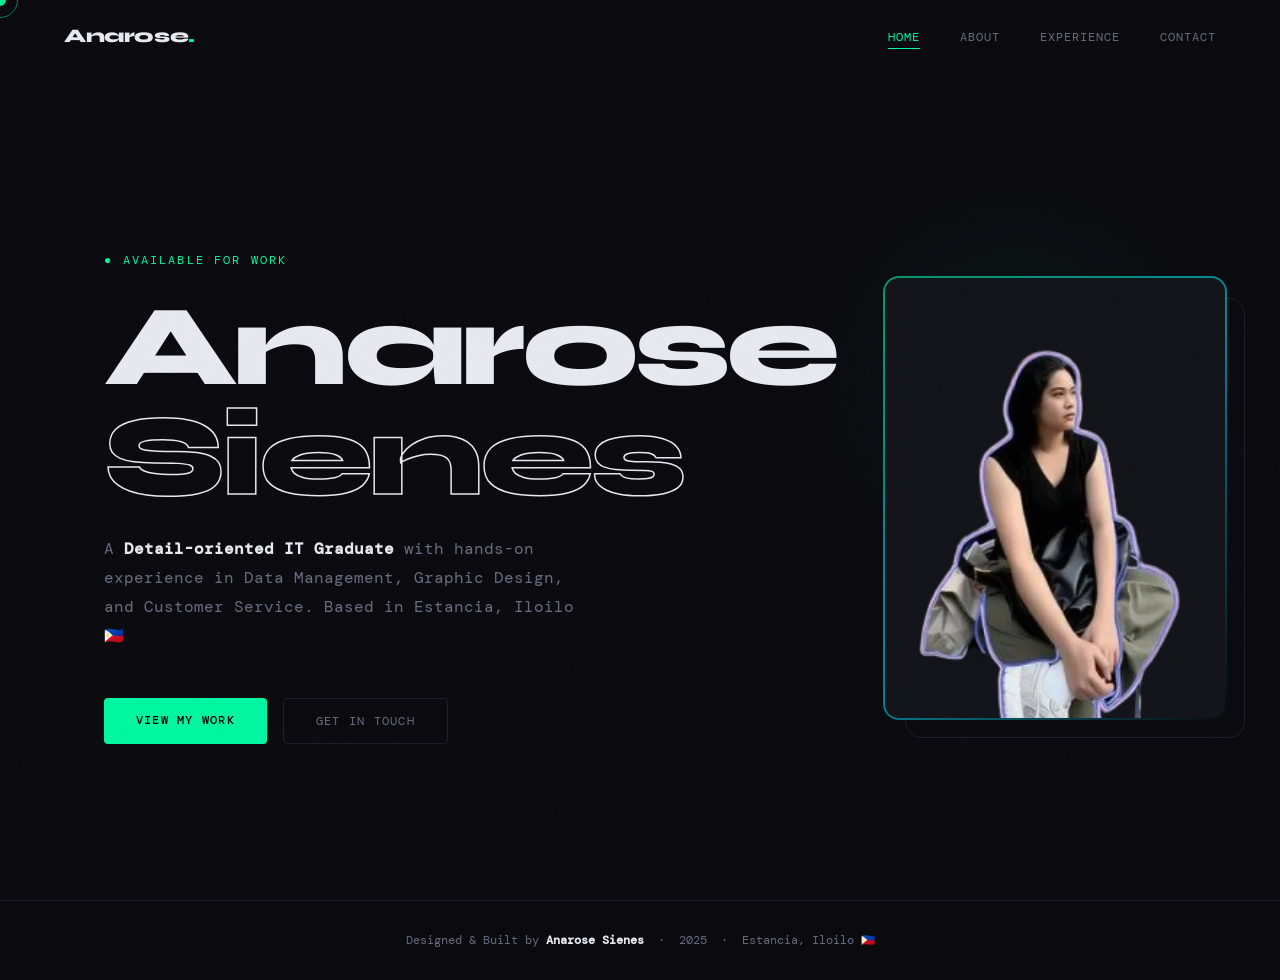
<file: index.html>
<!DOCTYPE html>
<html lang="en">
<head>
  <meta charset="UTF-8"/>
  <meta name="viewport" content="width=device-width, initial-scale=1.0"/>
  <title>Anarose Sienes — Home</title>
  <link href="https://fonts.googleapis.com/css2?family=Syne:wght@400;700;800&family=DM+Mono:ital,wght@0,300;0,400;1,300&display=swap" rel="stylesheet"/>
  <link rel="stylesheet" href="style.css"/>
  <style>
    /* ── HOME PAGE STYLES ── */

    #home {
      min-height: 100vh;
      display: flex;
      flex-direction: column;
      justify-content: center;
      padding-top: 6rem;
      position: relative;
      max-width: 100%;
    }

    .hero-inner {
      max-width: 1200px;
      margin: 0 auto;
      padding: 0 4rem;
      display: flex;
      align-items: center;
      justify-content: space-between;
      gap: 3rem;
    }
    .hero-text { flex: 1; }

    .hero-tag {
      font-family: var(--font-mono);
      font-size: 0.75rem;
      color: var(--accent);
      letter-spacing: 0.18em;
      text-transform: uppercase;
      margin-bottom: 1.5rem;
      opacity: 0;
      animation: fadeUp 0.7s 0.2s forwards;
    }

    .hero-name {
      font-size: clamp(3.5rem, 9vw, 8rem);
      font-weight: 800;
      line-height: 0.95;
      letter-spacing: -0.04em;
      margin-bottom: 1.5rem;
      opacity: 0;
      animation: fadeUp 0.7s 0.4s forwards;
    }
    .hero-name .line2 {
      -webkit-text-stroke: 1.5px var(--text);
      color: transparent;
    }

    .hero-desc {
      font-family: var(--font-mono);
      font-size: 1rem;
      color: var(--muted);
      max-width: 480px;
      line-height: 1.8;
      margin-bottom: 3rem;
      opacity: 0;
      animation: fadeUp 0.7s 0.6s forwards;
    }

    .hero-cta {
      display: flex;
      gap: 1rem;
      flex-wrap: wrap;
      opacity: 0;
      animation: fadeUp 0.7s 0.8s forwards;
    }

    /* Photo */
    .hero-photo-wrap {
      position: relative;
      flex-shrink: 0;
      width: 340px;
      opacity: 0;
      animation: fadeUp 0.9s 0.6s forwards;
    }
    .hero-photo-wrap::before {
      content: '';
      position: absolute;
      inset: -2px;
      border-radius: 16px;
      background: linear-gradient(135deg, var(--accent), var(--accent2), transparent);
      z-index: 0;
      opacity: 0.6;
    }
    .hero-photo-wrap::after {
      content: '';
      position: absolute;
      bottom: -20px; right: -20px;
      width: 100%; height: 100%;
      border: 1.5px solid var(--border);
      border-radius: 16px;
      z-index: -1;
    }
    .hero-photo {
      position: relative;
      z-index: 1;
      width: 100%;
      border-radius: 14px;
      display: block;
      object-fit: cover;
      object-position: top center;
      max-height: 440px;
      background: var(--surface);
    }

    /* Glow orb */
    .hero-glow {
      position: absolute;
      top: 20%; right: 5%;
      width: 400px; height: 400px;
      background: radial-gradient(circle, rgba(0,245,160,0.06) 0%, transparent 70%);
      pointer-events: none;
      animation: pulse 6s ease-in-out infinite;
    }

    @media (max-width: 900px) {
      .hero-inner {
        flex-direction: column-reverse;
        text-align: center;
        align-items: center;
      }
      .hero-photo-wrap { width: 220px; }
      .hero-cta { justify-content: center; }
      .hero-desc { margin: 0 auto 2rem; }
    }
    @media (max-width: 768px) {
      .hero-inner { padding: 0 1.5rem; }
      .hero-glow  { display: none; }
    }
  </style>
</head>
<body>

  <div class="cursor" id="cursor"></div>
  <div class="cursor-ring" id="cursorRing"></div>

  <!-- NAV -->
  <nav id="navbar">
    <a href="index.html" class="nav-logo">Anarose<span>.</span></a>
    <ul class="nav-links">
      <li><a href="index.html">Home</a></li>
      <li><a href="about.html">About</a></li>
      <li><a href="projects.html">Experience</a></li>
      <li><a href="contact.html">Contact</a></li>
    </ul>
  </nav>

  <!-- HERO -->
  <div id="home">
    <div class="hero-glow"></div>
    <div class="hero-inner">

      <!-- Text -->
      <div class="hero-text">
        <p class="hero-tag">&#9679; Available for work</p>
        <h1 class="hero-name">
          Anarose<br>
          <span class="line2">Sienes</span>
        </h1>
        <p class="hero-desc">
          A <strong style="color:var(--text)">Detail-oriented IT Graduate</strong> with hands-on experience in
          Data Management, Graphic Design, and Customer Service. Based in Estancia, Iloilo 🇵🇭
        </p>
        <div class="hero-cta">
          <a href="projects.html" class="btn btn-primary">View My Work</a>
          <a href="contact.html" class="btn btn-ghost">Get In Touch</a>
        </div>
      </div>

      <!-- Photo -->
      <div class="hero-photo-wrap">
        <img src="profile.png" alt="Anarose Sienes" class="hero-photo"/>
      </div>

    </div>
  </div>

  <!-- FOOTER -->
  <footer>
    <p>Designed &amp; Built by <strong style="color:var(--text)">Anarose Sienes</strong> &nbsp;·&nbsp; 2025 &nbsp;·&nbsp; Estancia, Iloilo 🇵🇭</p>
  </footer>

  <script src="main.js"></script>
</body>
</html>
</file>
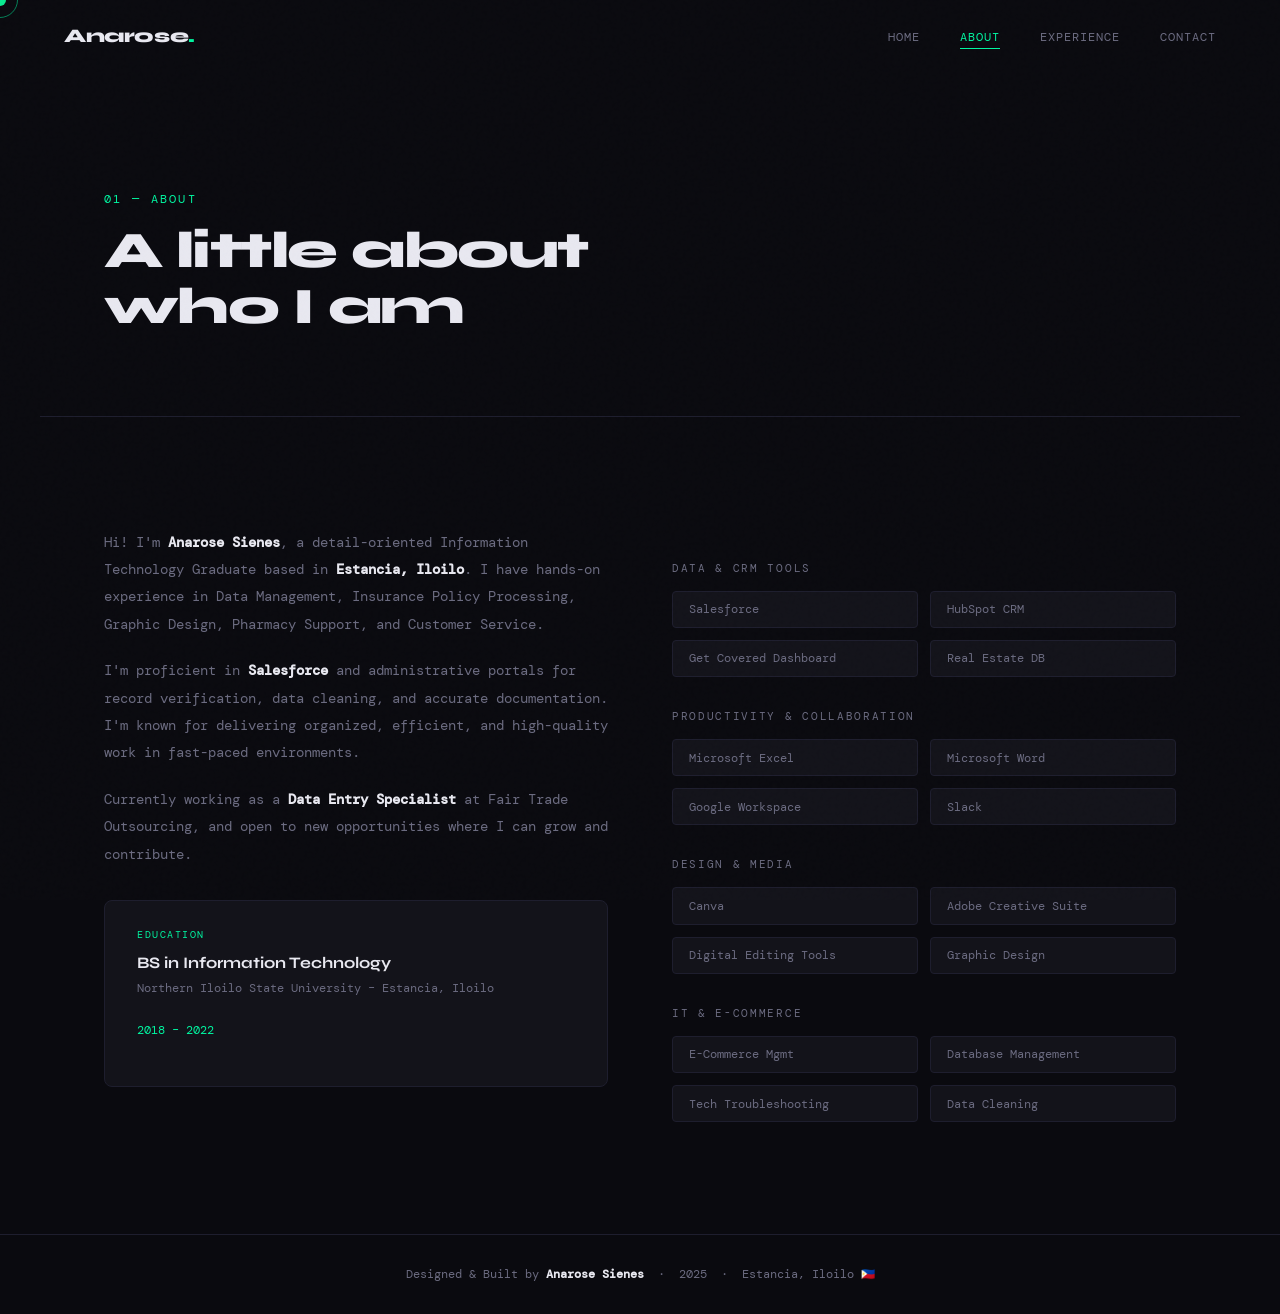
<file: about.html>
<!DOCTYPE html>
<html lang="en">
<head>
  <meta charset="UTF-8"/>
  <meta name="viewport" content="width=device-width, initial-scale=1.0"/>
  <title>Anarose Sienes — About</title>
  <link href="https://fonts.googleapis.com/css2?family=Syne:wght@400;700;800&family=DM+Mono:ital,wght@0,300;0,400;1,300&display=swap" rel="stylesheet"/>
  <link rel="stylesheet" href="style.css"/>
  <style>
    /* ── ABOUT PAGE STYLES ── */

    .about-hero {
      padding-top: 12rem;
      padding-bottom: 2rem;
      max-width: 1200px;
      margin: 0 auto;
      padding-left: 4rem;
      padding-right: 4rem;
    }

    .about-grid {
      display: grid;
      grid-template-columns: 1fr 1fr;
      gap: 4rem;
      align-items: start;
    }

    .about-text p {
      font-family: var(--font-mono);
      font-size: 0.9rem;
      color: var(--muted);
      line-height: 1.9;
      margin-bottom: 1.2rem;
    }
    .about-text p strong { color: var(--text); }

    /* Education card */
    .edu-card {
      background: var(--surface);
      border: 1px solid var(--border);
      border-radius: 8px;
      padding: 1.5rem 2rem;
      margin-top: 2rem;
    }
    .edu-card .edu-label {
      font-family: var(--font-mono);
      font-size: 0.65rem;
      color: var(--accent);
      letter-spacing: 0.15em;
      text-transform: uppercase;
      margin-bottom: 0.5rem;
    }
    .edu-card h3 {
      font-size: 1rem;
      font-weight: 700;
      margin-bottom: 0.3rem;
    }
    .edu-card p {
      font-family: var(--font-mono);
      font-size: 0.78rem;
      color: var(--muted);
    }

    /* Skills */
    .skills-label {
      font-family: var(--font-mono);
      font-size: 0.7rem;
      letter-spacing: 0.15em;
      text-transform: uppercase;
      color: var(--muted);
      margin-bottom: 1rem;
      margin-top: 2rem;
    }

    .skills-grid {
      display: grid;
      grid-template-columns: 1fr 1fr;
      gap: 0.75rem;
    }

    .skill-tag {
      background: var(--surface);
      border: 1px solid var(--border);
      border-radius: 4px;
      padding: 0.6rem 1rem;
      font-family: var(--font-mono);
      font-size: 0.75rem;
      color: var(--muted);
      transition: all 0.2s;
    }
    .skill-tag:hover { border-color: var(--accent); color: var(--accent); }

    @media (max-width: 768px) {
      .about-hero { padding: 8rem 1.5rem 2rem; }
      .about-grid { grid-template-columns: 1fr; gap: 2.5rem; }
    }
  </style>
</head>
<body>

  <div class="cursor" id="cursor"></div>
  <div class="cursor-ring" id="cursorRing"></div>

  <!-- NAV -->
  <nav id="navbar">
    <a href="index.html" class="nav-logo">Anarose<span>.</span></a>
    <ul class="nav-links">
      <li><a href="index.html">Home</a></li>
      <li><a href="about.html">About</a></li>
      <li><a href="projects.html">Experience</a></li>
      <li><a href="contact.html">Contact</a></li>
    </ul>
  </nav>

  <!-- ABOUT HERO -->
  <div class="about-hero">
    <p class="section-label reveal">01 — About</p>
    <h1 class="section-title reveal">A little about<br>who I am</h1>
  </div>

  <hr class="divider"/>

  <!-- ABOUT CONTENT -->
  <section>
    <div class="about-grid">
      <div class="about-text reveal">
        <p>
          Hi! I'm <strong>Anarose Sienes</strong>, a detail-oriented Information Technology Graduate
          based in <strong>Estancia, Iloilo</strong>. I have hands-on experience in Data Management,
          Insurance Policy Processing, Graphic Design, Pharmacy Support, and Customer Service.
        </p>
        <p>
          I'm proficient in <strong>Salesforce</strong> and administrative portals for record
          verification, data cleaning, and accurate documentation. I'm known for delivering organized,
          efficient, and high-quality work in fast-paced environments.
        </p>
        <p>
          Currently working as a <strong>Data Entry Specialist</strong> at Fair Trade Outsourcing,
          and open to new opportunities where I can grow and contribute.
        </p>

        <!-- Education -->
        <div class="edu-card">
          <p class="edu-label">Education</p>
          <h3>BS in Information Technology</h3>
          <p>Northern Iloilo State University – Estancia, Iloilo</p>
          <p style="margin-top:0.3rem; color: var(--accent);">2018 – 2022</p>
        </div>
      </div>

      <!-- Skills -->
      <div class="reveal">
        <p class="skills-label">Data &amp; CRM Tools</p>
        <div class="skills-grid">
          <div class="skill-tag">Salesforce</div>
          <div class="skill-tag">HubSpot CRM</div>
          <div class="skill-tag">Get Covered Dashboard</div>
          <div class="skill-tag">Real Estate DB</div>
        </div>

        <p class="skills-label">Productivity &amp; Collaboration</p>
        <div class="skills-grid">
          <div class="skill-tag">Microsoft Excel</div>
          <div class="skill-tag">Microsoft Word</div>
          <div class="skill-tag">Google Workspace</div>
          <div class="skill-tag">Slack</div>
        </div>

        <p class="skills-label">Design &amp; Media</p>
        <div class="skills-grid">
          <div class="skill-tag">Canva</div>
          <div class="skill-tag">Adobe Creative Suite</div>
          <div class="skill-tag">Digital Editing Tools</div>
          <div class="skill-tag">Graphic Design</div>
        </div>

        <p class="skills-label">IT &amp; E-Commerce</p>
        <div class="skills-grid">
          <div class="skill-tag">E-Commerce Mgmt</div>
          <div class="skill-tag">Database Management</div>
          <div class="skill-tag">Tech Troubleshooting</div>
          <div class="skill-tag">Data Cleaning</div>
        </div>
      </div>
    </div>
  </section>

  <!-- FOOTER -->
  <footer>
    <p>Designed &amp; Built by <strong style="color:var(--text)">Anarose Sienes</strong> &nbsp;·&nbsp; 2025 &nbsp;·&nbsp; Estancia, Iloilo 🇵🇭</p>
  </footer>

  <script src="main.js"></script>
</body>
</html>
</file>
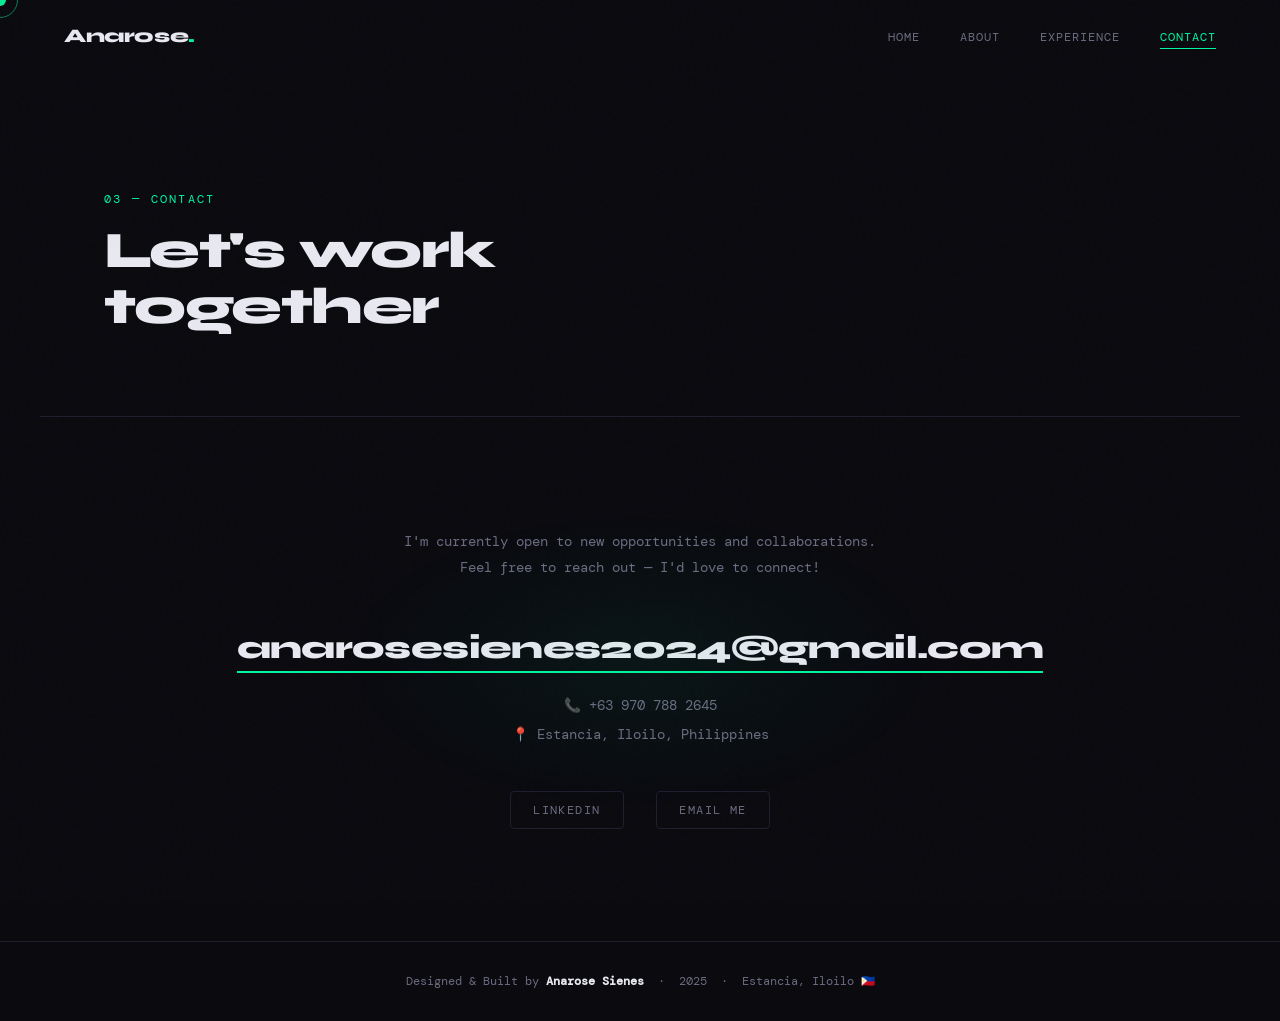
<file: contact.html>
<!DOCTYPE html>
<html lang="en">
<head>
  <meta charset="UTF-8"/>
  <meta name="viewport" content="width=device-width, initial-scale=1.0"/>
  <title>Anarose Sienes — Contact</title>
  <link href="https://fonts.googleapis.com/css2?family=Syne:wght@400;700;800&family=DM+Mono:ital,wght@0,300;0,400;1,300&display=swap" rel="stylesheet"/>
  <link rel="stylesheet" href="style.css"/>
  <style>
    /* ── CONTACT PAGE STYLES ── */

    .page-hero {
      padding-top: 12rem;
      padding-bottom: 2rem;
      max-width: 1200px;
      margin: 0 auto;
      padding-left: 4rem;
      padding-right: 4rem;
    }

    .contact-wrapper {
      text-align: center;
    }

    .contact-sub {
      font-family: var(--font-mono);
      font-size: 0.9rem;
      color: var(--muted);
      margin-bottom: 3rem;
      line-height: 1.8;
    }

    .contact-email {
      display: inline-block;
      font-size: clamp(1.2rem, 3vw, 2rem);
      font-weight: 800;
      color: var(--text);
      text-decoration: none;
      letter-spacing: -0.02em;
      border-bottom: 2px solid var(--accent);
      padding-bottom: 4px;
      transition: color 0.2s;
      margin-bottom: 1.5rem;
    }
    .contact-email:hover { color: var(--accent); }

    .contact-details {
      display: flex;
      flex-direction: column;
      align-items: center;
      gap: 0.75rem;
      margin-bottom: 3rem;
    }
    .contact-details a,
    .contact-details span {
      font-family: var(--font-mono);
      font-size: 0.85rem;
      color: var(--muted);
      text-decoration: none;
      transition: color 0.2s;
    }
    .contact-details a:hover { color: var(--accent); }

    .social-links {
      display: flex;
      gap: 2rem;
      justify-content: center;
      flex-wrap: wrap;
      margin-top: 2rem;
    }
    .social-links a {
      font-family: var(--font-mono);
      font-size: 0.75rem;
      color: var(--muted);
      text-decoration: none;
      letter-spacing: 0.12em;
      text-transform: uppercase;
      transition: color 0.2s;
      border: 1px solid var(--border);
      padding: 0.6rem 1.4rem;
      border-radius: 4px;
    }
    .social-links a:hover {
      color: var(--accent);
      border-color: var(--accent);
    }

    /* Glow */
    .contact-glow {
      position: fixed;
      bottom: 10%; left: 50%;
      transform: translateX(-50%);
      width: 600px; height: 300px;
      background: radial-gradient(ellipse, rgba(0,245,160,0.05) 0%, transparent 70%);
      pointer-events: none;
    }

    @media (max-width: 768px) {
      .page-hero { padding: 8rem 1.5rem 2rem; }
    }
  </style>
</head>
<body>

  <div class="cursor" id="cursor"></div>
  <div class="cursor-ring" id="cursorRing"></div>
  <div class="contact-glow"></div>

  <!-- NAV -->
  <nav id="navbar">
    <a href="index.html" class="nav-logo">Anarose<span>.</span></a>
    <ul class="nav-links">
      <li><a href="index.html">Home</a></li>
      <li><a href="about.html">About</a></li>
      <li><a href="projects.html">Experience</a></li>
      <li><a href="contact.html">Contact</a></li>
    </ul>
  </nav>

  <!-- PAGE HERO -->
  <div class="page-hero">
    <p class="section-label reveal">03 — Contact</p>
    <h1 class="section-title reveal">Let's work<br>together</h1>
  </div>

  <hr class="divider"/>

  <!-- CONTACT CONTENT -->
  <section>
    <div class="contact-wrapper">
      <p class="contact-sub reveal">
        I'm currently open to new opportunities and collaborations.<br>
        Feel free to reach out — I'd love to connect!
      </p>

      <a href="mailto:anarosesienes2024@gmail.com" class="contact-email reveal">
        anarosesienes2024@gmail.com
      </a>

      <div class="contact-details reveal">
        <a href="tel:+639707882645">📞 +63 970 788 2645</a>
        <span>📍 Estancia, Iloilo, Philippines</span>
      </div>

      <div class="social-links reveal">
        <a href="https://www.linkedin.com/in/anarose-sienes-july261999" target="_blank">LinkedIn</a>
        <a href="mailto:anarosesienes2024@gmail.com">Email Me</a>
      </div>
    </div>
  </section>

  <!-- FOOTER -->
  <footer>
    <p>Designed &amp; Built by <strong style="color:var(--text)">Anarose Sienes</strong> &nbsp;·&nbsp; 2025 &nbsp;·&nbsp; Estancia, Iloilo 🇵🇭</p>
  </footer>

  <script src="main.js"></script>
</body>
</html>
</file>
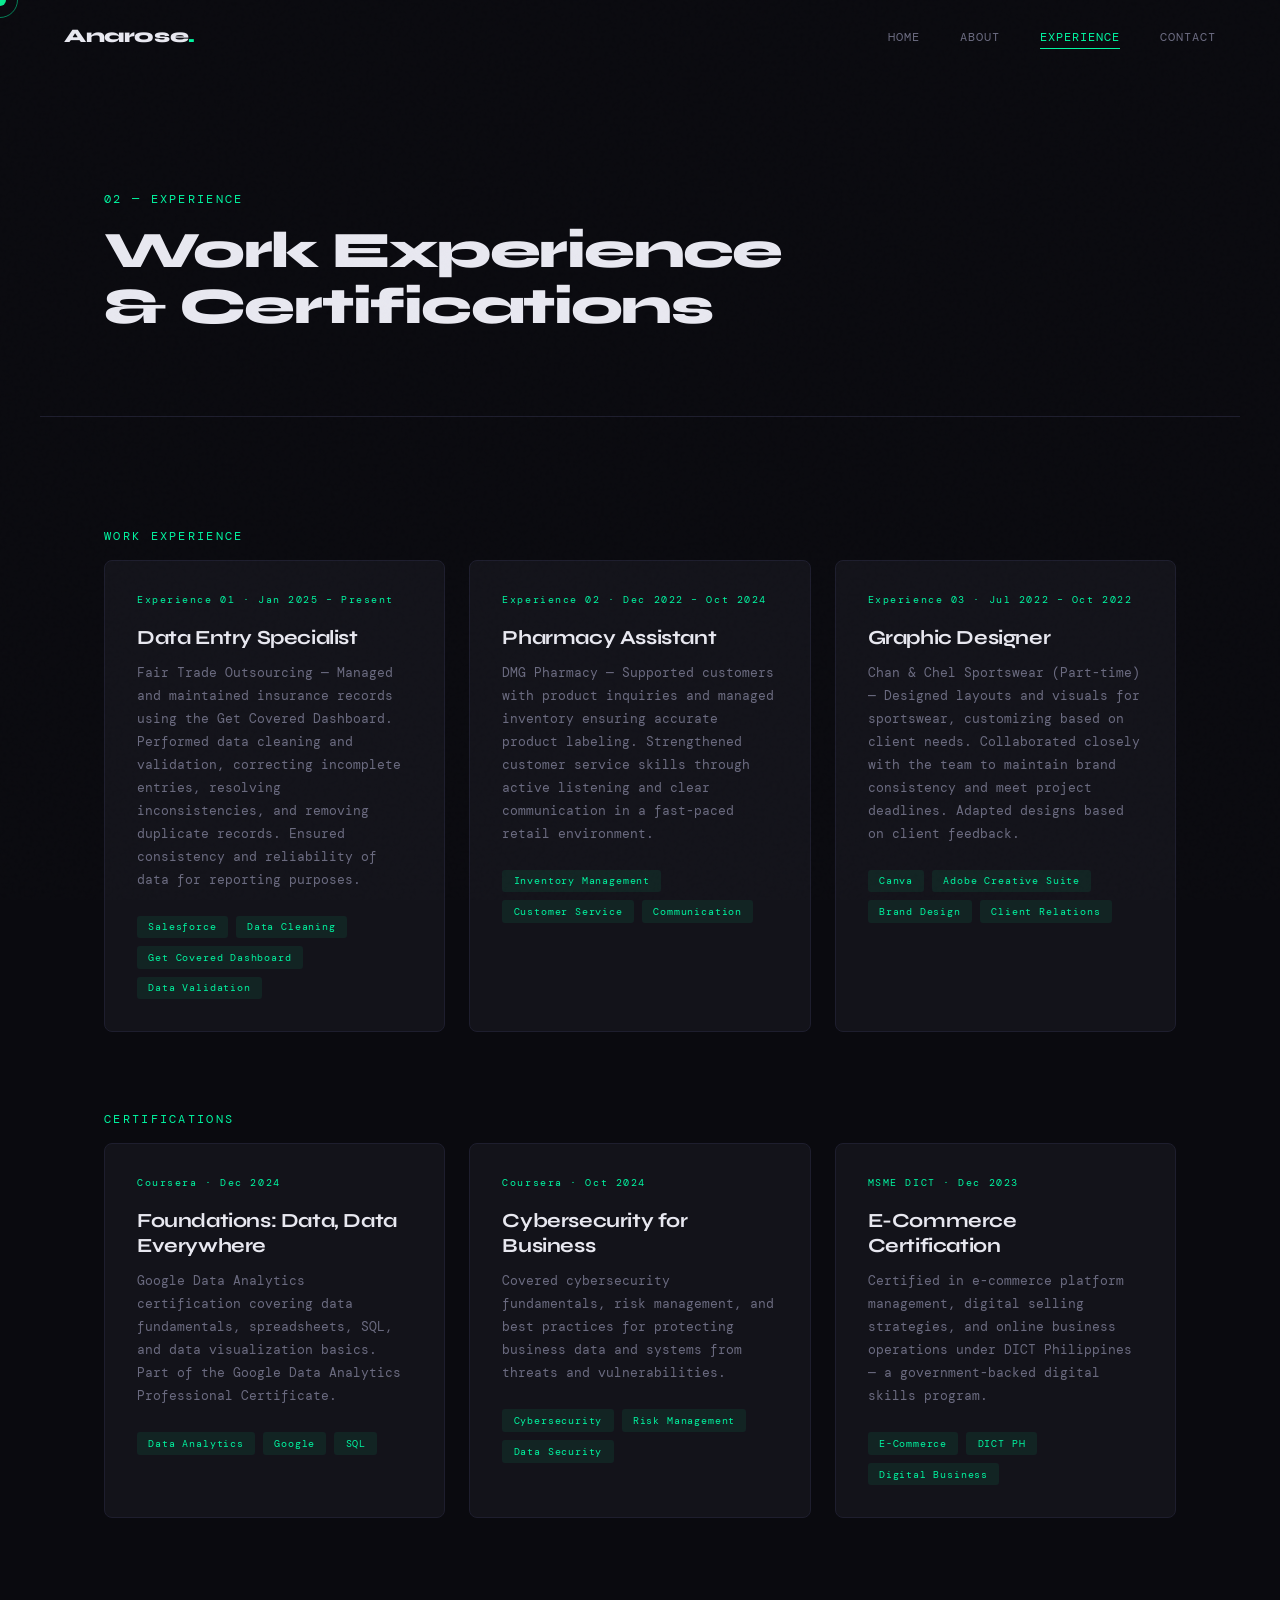
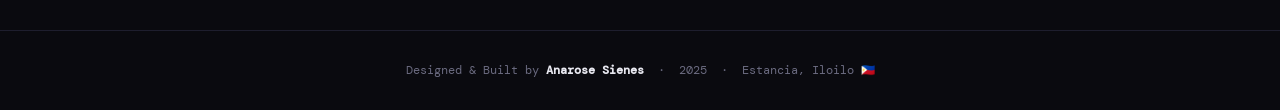
<file: projects.html>
<!DOCTYPE html>
<html lang="en">
<head>
  <meta charset="UTF-8"/>
  <meta name="viewport" content="width=device-width, initial-scale=1.0"/>
  <title>Anarose Sienes — Experience</title>
  <link href="https://fonts.googleapis.com/css2?family=Syne:wght@400;700;800&family=DM+Mono:ital,wght@0,300;0,400;1,300&display=swap" rel="stylesheet"/>
  <link rel="stylesheet" href="style.css"/>
  <style>
    /* ── EXPERIENCE PAGE STYLES ── */

    .page-hero {
      padding-top: 12rem;
      padding-bottom: 2rem;
      max-width: 1200px;
      margin: 0 auto;
      padding-left: 4rem;
      padding-right: 4rem;
    }

    .projects-grid {
      display: grid;
      grid-template-columns: repeat(auto-fill, minmax(340px, 1fr));
      gap: 1.5rem;
    }

    .project-card {
      background: var(--surface);
      border: 1px solid var(--border);
      border-radius: 8px;
      padding: 2rem;
      transition: all 0.3s;
      position: relative;
      overflow: hidden;
    }
    .project-card::before {
      content: '';
      position: absolute;
      top: 0; left: 0; right: 0;
      height: 2px;
      background: linear-gradient(90deg, var(--accent), var(--accent2));
      transform: scaleX(0);
      transform-origin: left;
      transition: transform 0.4s;
    }
    .project-card:hover {
      border-color: rgba(0,245,160,0.2);
      transform: translateY(-4px);
      box-shadow: 0 20px 60px rgba(0,0,0,0.4);
    }
    .project-card:hover::before { transform: scaleX(1); }

    .project-num {
      font-family: var(--font-mono);
      font-size: 0.65rem;
      color: var(--accent);
      letter-spacing: 0.15em;
      margin-bottom: 1.2rem;
    }
    .project-title {
      font-size: 1.25rem;
      font-weight: 700;
      margin-bottom: 0.75rem;
      letter-spacing: -0.02em;
    }
    .project-desc {
      font-family: var(--font-mono);
      font-size: 0.82rem;
      color: var(--muted);
      line-height: 1.75;
      margin-bottom: 1.5rem;
    }
    .project-tags { display: flex; gap: 0.5rem; flex-wrap: wrap; }
    .ptag {
      font-family: var(--font-mono);
      font-size: 0.65rem;
      padding: 0.3rem 0.7rem;
      border-radius: 3px;
      background: rgba(0,245,160,0.07);
      color: var(--accent);
      letter-spacing: 0.08em;
    }

    .cert-section { margin-top: 5rem; }

    @media (max-width: 768px) {
      .page-hero { padding: 8rem 1.5rem 2rem; }
      .projects-grid { grid-template-columns: 1fr; }
    }
  </style>
</head>
<body>

  <div class="cursor" id="cursor"></div>
  <div class="cursor-ring" id="cursorRing"></div>

  <!-- NAV -->
  <nav id="navbar">
    <a href="index.html" class="nav-logo">Anarose<span>.</span></a>
    <ul class="nav-links">
      <li><a href="index.html">Home</a></li>
      <li><a href="about.html">About</a></li>
      <li><a href="projects.html">Experience</a></li>
      <li><a href="contact.html">Contact</a></li>
    </ul>
  </nav>

  <!-- PAGE HERO -->
  <div class="page-hero">
    <p class="section-label reveal">02 — Experience</p>
    <h1 class="section-title reveal">Work Experience<br>&amp; Certifications</h1>
  </div>

  <hr class="divider"/>

  <!-- WORK EXPERIENCE -->
  <section>
    <p class="section-label reveal">Work Experience</p>
    <div class="projects-grid">

      <div class="project-card reveal">
        <p class="project-num">Experience 01 · Jan 2025 – Present</p>
        <h3 class="project-title">Data Entry Specialist</h3>
        <p class="project-desc">
          Fair Trade Outsourcing — Managed and maintained insurance records using the Get Covered Dashboard.
          Performed data cleaning and validation, correcting incomplete entries, resolving inconsistencies,
          and removing duplicate records. Ensured consistency and reliability of data for reporting purposes.
        </p>
        <div class="project-tags">
          <span class="ptag">Salesforce</span>
          <span class="ptag">Data Cleaning</span>
          <span class="ptag">Get Covered Dashboard</span>
          <span class="ptag">Data Validation</span>
        </div>
      </div>

      <div class="project-card reveal">
        <p class="project-num">Experience 02 · Dec 2022 – Oct 2024</p>
        <h3 class="project-title">Pharmacy Assistant</h3>
        <p class="project-desc">
          DMG Pharmacy — Supported customers with product inquiries and managed inventory ensuring
          accurate product labeling. Strengthened customer service skills through active listening
          and clear communication in a fast-paced retail environment.
        </p>
        <div class="project-tags">
          <span class="ptag">Inventory Management</span>
          <span class="ptag">Customer Service</span>
          <span class="ptag">Communication</span>
        </div>
      </div>

      <div class="project-card reveal">
        <p class="project-num">Experience 03 · Jul 2022 – Oct 2022</p>
        <h3 class="project-title">Graphic Designer</h3>
        <p class="project-desc">
          Chan &amp; Chel Sportswear (Part-time) — Designed layouts and visuals for sportswear,
          customizing based on client needs. Collaborated closely with the team to maintain brand
          consistency and meet project deadlines. Adapted designs based on client feedback.
        </p>
        <div class="project-tags">
          <span class="ptag">Canva</span>
          <span class="ptag">Adobe Creative Suite</span>
          <span class="ptag">Brand Design</span>
          <span class="ptag">Client Relations</span>
        </div>
      </div>

    </div>

    <!-- CERTIFICATIONS -->
    <div class="cert-section">
      <p class="section-label reveal">Certifications</p>
      <div class="projects-grid">

        <div class="project-card reveal">
          <p class="project-num">Coursera · Dec 2024</p>
          <h3 class="project-title">Foundations: Data, Data Everywhere</h3>
          <p class="project-desc">
            Google Data Analytics certification covering data fundamentals, spreadsheets,
            SQL, and data visualization basics. Part of the Google Data Analytics Professional Certificate.
          </p>
          <div class="project-tags">
            <span class="ptag">Data Analytics</span>
            <span class="ptag">Google</span>
            <span class="ptag">SQL</span>
          </div>
        </div>

        <div class="project-card reveal">
          <p class="project-num">Coursera · Oct 2024</p>
          <h3 class="project-title">Cybersecurity for Business</h3>
          <p class="project-desc">
            Covered cybersecurity fundamentals, risk management, and best practices for
            protecting business data and systems from threats and vulnerabilities.
          </p>
          <div class="project-tags">
            <span class="ptag">Cybersecurity</span>
            <span class="ptag">Risk Management</span>
            <span class="ptag">Data Security</span>
          </div>
        </div>

        <div class="project-card reveal">
          <p class="project-num">MSME DICT · Dec 2023</p>
          <h3 class="project-title">E-Commerce Certification</h3>
          <p class="project-desc">
            Certified in e-commerce platform management, digital selling strategies, and online
            business operations under DICT Philippines — a government-backed digital skills program.
          </p>
          <div class="project-tags">
            <span class="ptag">E-Commerce</span>
            <span class="ptag">DICT PH</span>
            <span class="ptag">Digital Business</span>
          </div>
        </div>

      </div>
    </div>
  </section>

  <!-- FOOTER -->
  <footer>
    <p>Designed &amp; Built by <strong style="color:var(--text)">Anarose Sienes</strong> &nbsp;·&nbsp; 2025 &nbsp;·&nbsp; Estancia, Iloilo 🇵🇭</p>
  </footer>

  <script src="main.js"></script>
</body>
</html>
</file>
<file: style.css>
/* =====================
   style.css — Shared Styles
   Anarose Sienes Portfolio
   ===================== */

*, *::before, *::after { box-sizing: border-box; margin: 0; padding: 0; }

:root {
  --bg: #0a0a0f;
  --surface: #13131a;
  --border: #1e1e2e;
  --accent: #00f5a0;
  --accent2: #00d9f5;
  --text: #e8e8f0;
  --muted: #6b6b80;
  --font-display: 'Syne', sans-serif;
  --font-mono: 'DM Mono', monospace;
}

html { scroll-behavior: smooth; }

body {
  background: var(--bg);
  color: var(--text);
  font-family: var(--font-display);
  overflow-x: hidden;
  cursor: none;
}

/* ── Noise overlay ── */
body::before {
  content: '';
  position: fixed;
  inset: 0;
  background-image: url("data:image/svg+xml,%3Csvg viewBox='0 0 256 256' xmlns='http://www.w3.org/2000/svg'%3E%3Cfilter id='noise'%3E%3CfeTurbulence type='fractalNoise' baseFrequency='0.9' numOctaves='4' stitchTiles='stitch'/%3E%3C/filter%3E%3Crect width='100%25' height='100%25' filter='url(%23noise)' opacity='0.04'/%3E%3C/svg%3E");
  pointer-events: none;
  z-index: 9000;
  opacity: 0.4;
}

/* ── Custom Cursor ── */
.cursor {
  position: fixed;
  width: 12px; height: 12px;
  background: var(--accent);
  border-radius: 50%;
  pointer-events: none;
  z-index: 9999;
  transform: translate(-50%, -50%);
  transition: width 0.2s, height 0.2s, background 0.2s;
  mix-blend-mode: difference;
}
.cursor-ring {
  position: fixed;
  width: 36px; height: 36px;
  border: 1.5px solid var(--accent);
  border-radius: 50%;
  pointer-events: none;
  z-index: 9998;
  transform: translate(-50%, -50%);
  transition: width 0.3s, height 0.3s, opacity 0.3s;
  opacity: 0.5;
}

/* ── Navbar ── */
nav {
  position: fixed;
  top: 0; left: 0; right: 0;
  z-index: 100;
  display: flex;
  justify-content: space-between;
  align-items: center;
  padding: 1.5rem 4rem;
  border-bottom: 1px solid transparent;
  transition: border-color 0.3s, background 0.3s;
}
nav.scrolled {
  background: rgba(10,10,15,0.85);
  backdrop-filter: blur(16px);
  border-color: var(--border);
}
.nav-logo {
  font-size: 1.2rem;
  font-weight: 800;
  letter-spacing: -0.02em;
  color: var(--text);
  text-decoration: none;
}
.nav-logo span { color: var(--accent); }
.nav-links { display: flex; gap: 2.5rem; list-style: none; }
.nav-links a {
  font-family: var(--font-mono);
  font-size: 0.78rem;
  color: var(--muted);
  text-decoration: none;
  letter-spacing: 0.08em;
  text-transform: uppercase;
  transition: color 0.2s;
  position: relative;
}
.nav-links a::after {
  content: '';
  position: absolute;
  bottom: -4px; left: 0;
  width: 0; height: 1px;
  background: var(--accent);
  transition: width 0.3s;
}
.nav-links a:hover { color: var(--accent); }
.nav-links a:hover::after { width: 100%; }
.nav-links a.active { color: var(--accent); }
.nav-links a.active::after { width: 100%; }

/* ── Section Shared ── */
section { padding: 7rem 4rem; max-width: 1200px; margin: 0 auto; }

.section-label {
  font-family: var(--font-mono);
  font-size: 0.72rem;
  color: var(--accent);
  letter-spacing: 0.2em;
  text-transform: uppercase;
  margin-bottom: 1rem;
}
.section-title {
  font-size: clamp(2rem, 4vw, 3.5rem);
  font-weight: 800;
  letter-spacing: -0.03em;
  margin-bottom: 3rem;
  line-height: 1.1;
}

/* ── Buttons ── */
.btn {
  display: inline-block;
  padding: 0.85rem 2rem;
  font-family: var(--font-mono);
  font-size: 0.78rem;
  letter-spacing: 0.1em;
  text-transform: uppercase;
  text-decoration: none;
  border-radius: 4px;
  transition: all 0.25s;
}
.btn-primary {
  background: var(--accent);
  color: #000;
  font-weight: 500;
}
.btn-primary:hover { background: var(--accent2); transform: translateY(-2px); box-shadow: 0 8px 30px rgba(0,245,160,0.25); }
.btn-ghost {
  border: 1px solid var(--border);
  color: var(--muted);
}
.btn-ghost:hover { border-color: var(--accent); color: var(--accent); transform: translateY(-2px); }

/* ── Divider ── */
.divider {
  border: none;
  border-top: 1px solid var(--border);
  max-width: 1200px;
  margin: 0 auto;
}

/* ── Footer ── */
footer {
  border-top: 1px solid var(--border);
  text-align: center;
  padding: 2rem 4rem;
  font-family: var(--font-mono);
  font-size: 0.72rem;
  color: var(--muted);
}

/* ── Animations ── */
@keyframes fadeUp {
  from { opacity: 0; transform: translateY(24px); }
  to   { opacity: 1; transform: translateY(0); }
}
@keyframes pulse {
  0%, 100% { transform: scale(1); opacity: 1; }
  50%       { transform: scale(1.15); opacity: 0.7; }
}

/* ── Scroll Reveal ── */
.reveal {
  opacity: 0;
  transform: translateY(30px);
  transition: opacity 0.7s ease, transform 0.7s ease;
}
.reveal.visible {
  opacity: 1;
  transform: none;
}

/* ── Mobile ── */
@media (max-width: 768px) {
  nav { padding: 1.2rem 1.5rem; }
  .nav-links { gap: 1.5rem; }
  section { padding: 5rem 1.5rem; }
  body { cursor: auto; }
  .cursor, .cursor-ring { display: none; }
}
</file>
